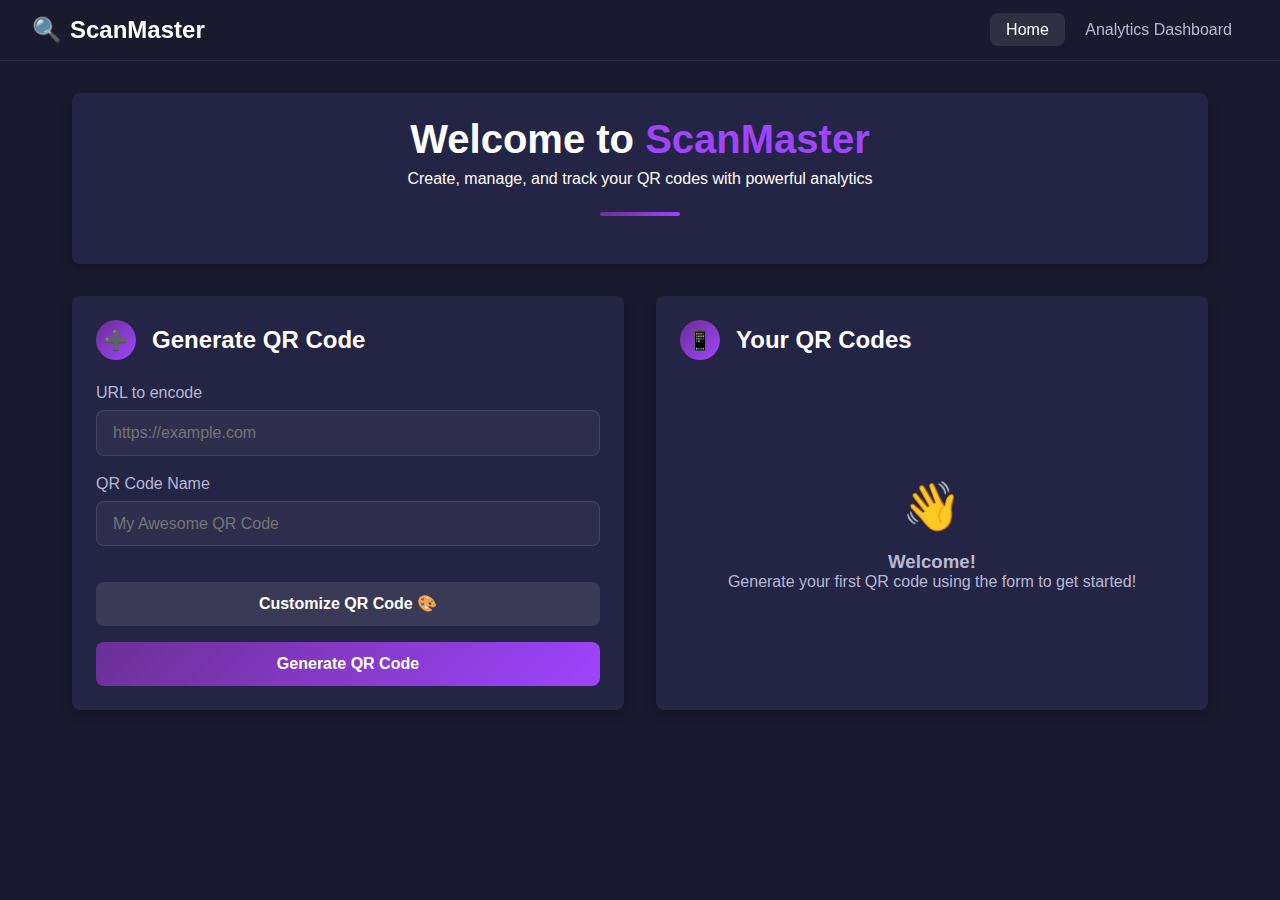
<file: index.html>
<!DOCTYPE html>
<html lang="en">
<head>
    <meta charset="UTF-8">
    <meta name="viewport" content="width=device-width, initial-scale=1.0">
    <title>ScanMaster - QR Code Generator</title>
    <link rel="stylesheet" href="styles.css">
</head>
<body>
    <header>
        <div class="logo">
            <span class="logo-icon">🔍</span> ScanMaster
        </div>
        <nav>
            <a href="index.html" class="active">Home</a>
            <a href="analytics.html">Analytics Dashboard</a>
        </nav>
    </header>

    <main>
        <section class="welcome-section">
            <h1>Welcome to <span class="highlight">ScanMaster</span></h1>
            <p>Create, manage, and track your QR codes with powerful analytics</p>
            <div class="divider"></div>
        </section>

        <div class="content-container">
            <section class="generate-section">
                <div class="section-header">
                    <div class="icon-container">
                        <span class="icon">➕</span>
                    </div>
                    <h2>Generate QR Code</h2>
                </div>
                
                <form id="qr-form">
                    <div class="form-group">
                        <label for="url">URL to encode</label>
                        <input type="url" id="url" placeholder="https://example.com" required>
                    </div>
                    
                    <div class="form-group">
                        <label for="qr-name">QR Code Name</label>
                        <input type="text" id="qr-name" placeholder="My Awesome QR Code" required>
                    </div>
                    
                    <button type="button" id="customize-btn" class="secondary-btn">
                        Customize QR Code 🎨
                    </button>
                    
                    <div id="customization-options" class="hidden">
                        <div class="form-group">
                            <label for="foreground-color">Foreground Color</label>
                            <input type="color" id="foreground-color" value="#000000">
                        </div>
                        
                        <div class="form-group">
                            <label for="background-color">Background Color</label>
                            <input type="color" id="background-color" value="#FFFFFF">
                        </div>
                        
                        <div class="form-group">
                            <label for="qr-size">QR Code Size</label>
                            <select id="qr-size">
                                <option value="128">Small (128x128)</option>
                                <option value="256" selected>Medium (256x256)</option>
                                <option value="512">Large (512x512)</option>
                            </select>
                        </div>
                    </div>
                    
                    <button type="submit" id="generate-btn" class="primary-btn">
                        Generate QR Code
                    </button>
                </form>
            </section>
            
            <section class="codes-section">
                <div class="section-header">
                    <div class="icon-container">
                        <span class="icon">📱</span>
                    </div>
                    <h2>Your QR Codes</h2>
                </div>
                
                <div id="qr-codes-container" class="qr-codes-container">
                    <div class="welcome-message">
                        <span class="wave-emoji">👋</span>
                        <h3>Welcome!</h3>
                        <p>Generate your first QR code using the form to get started!</p>
                    </div>
                </div>
            </section>
        </div>
    </main>

    <div id="qr-modal" class="modal hidden">
        <div class="modal-content">
            <span class="close-modal">&times;</span>
            <h2>Your QR Code</h2>
            <div id="qr-code-display"></div>
            <div class="qr-info">
                <p id="qr-info-name"></p>
                <p id="qr-info-url"></p>
            </div>
            <div class="modal-actions">
                <button id="download-qr" class="primary-btn">Download QR Code</button>
                <button id="close-modal" class="secondary-btn">Close</button>
            </div>
        </div>
    </div>

    <script src="script.js"></script>
</body>
</html>
</file>
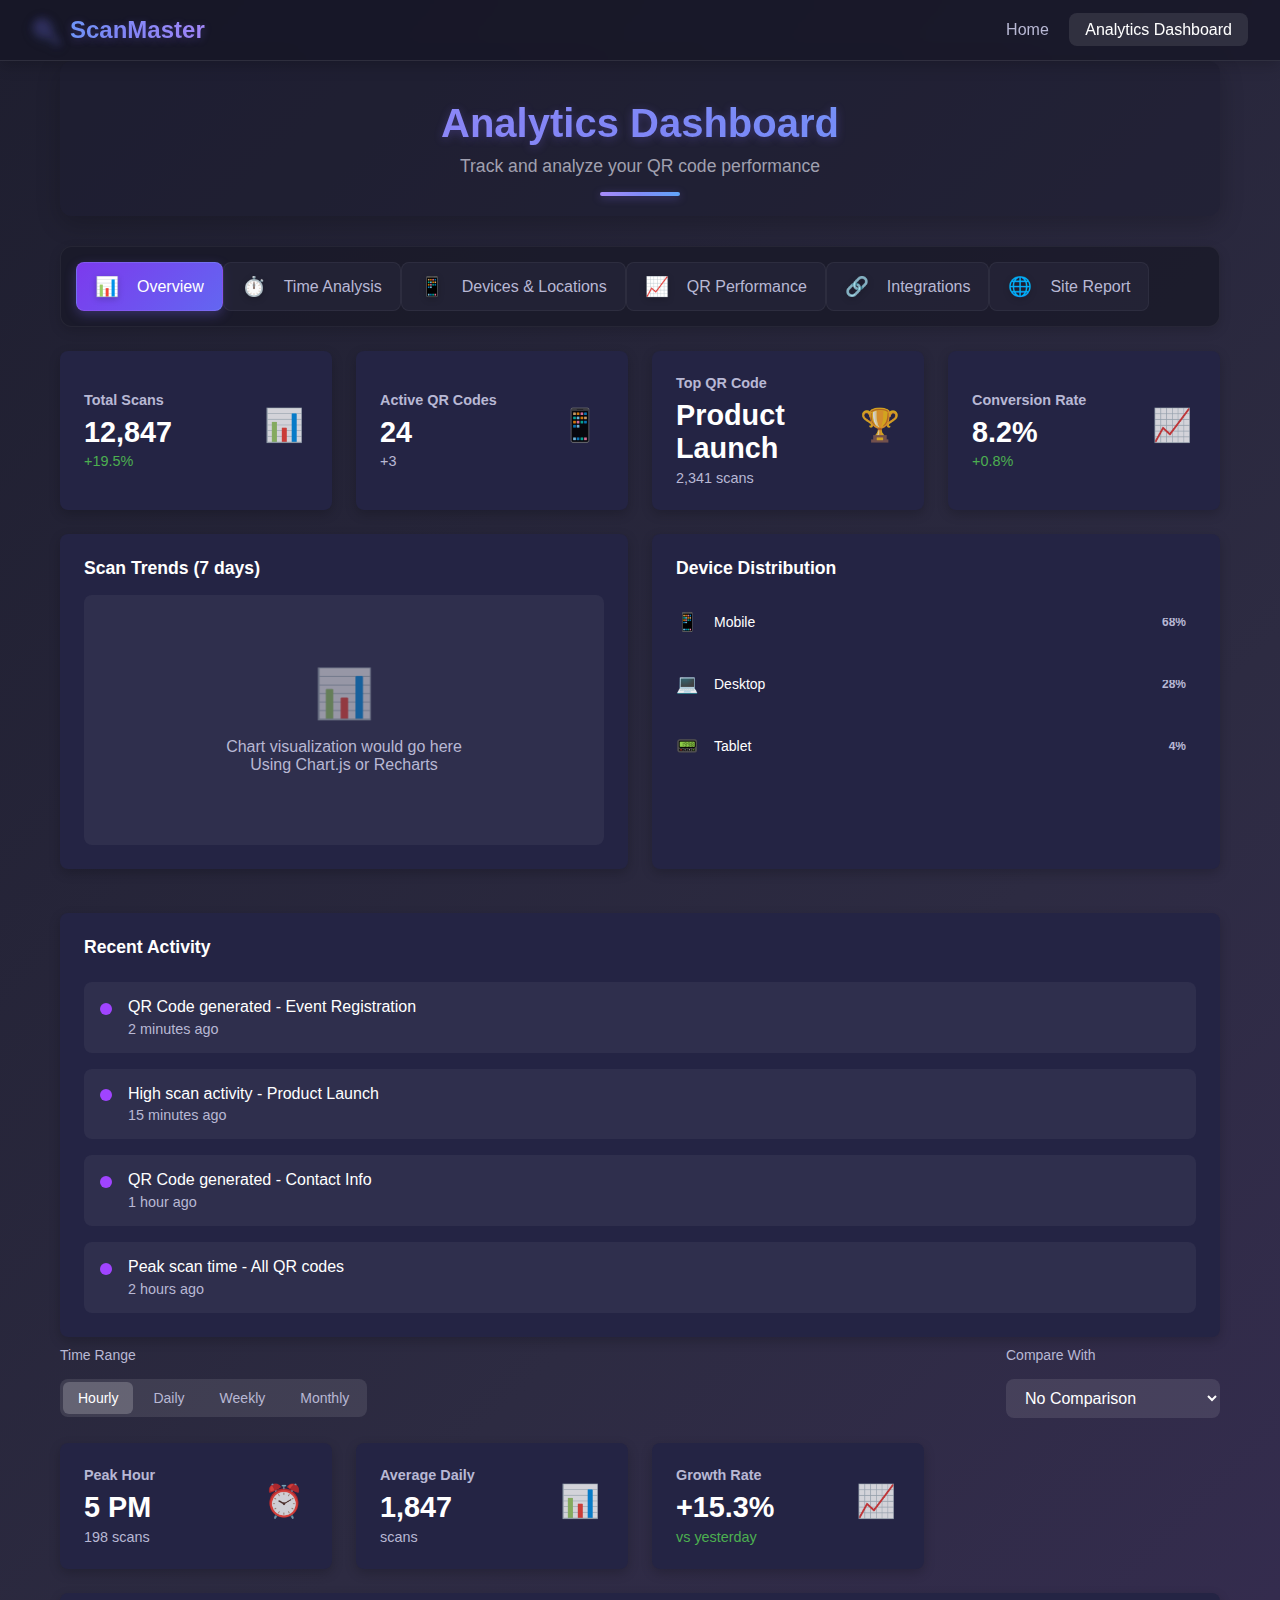
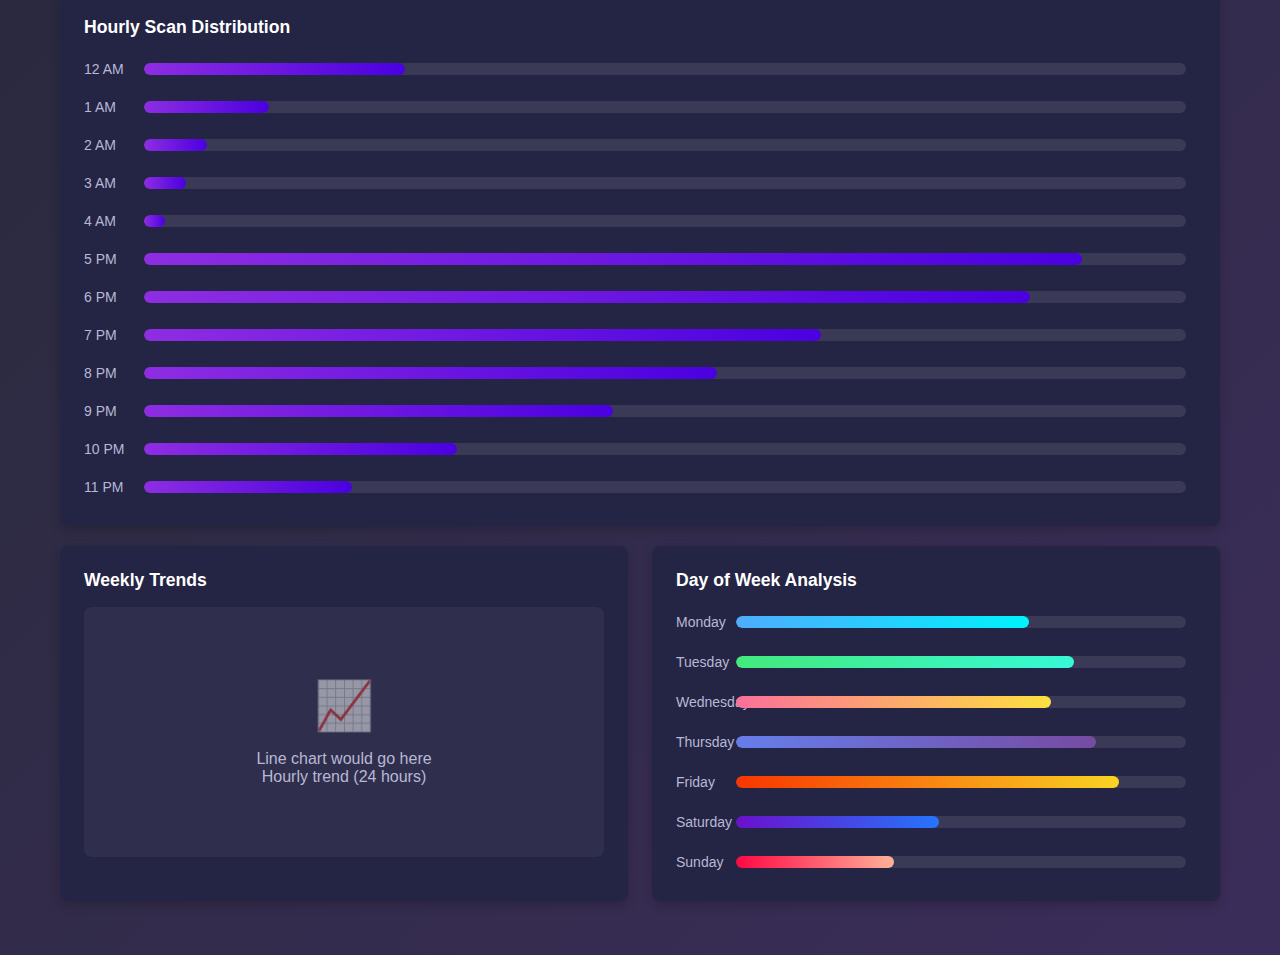
<file: analytics.html>
<!DOCTYPE html>
<html lang="en">
<head>
    <meta charset="UTF-8">
    <meta name="viewport" content="width=device-width, initial-scale=1.0">
    <title>ScanMaster - Analytics Dashboard</title>
    <link rel="stylesheet" href="styles.css">
    <link rel="stylesheet" href="analytics.css">
    <link rel="stylesheet" href="https://cdnjs.cloudflare.com/ajax/libs/font-awesome/6.0.0-beta3/css/all.min.css">
    <script src="analytics.js" defer></script>
    <script type="text/javascript">
        // Load QR Performance script after analytics.js is loaded
        window.addEventListener('load', function() {
            const script = document.createElement('script');
            script.src = 'qr-performance.js';
            document.head.appendChild(script);
        });
    </script>
</head>
<body class="analytics-page">
    <header>
        <div class="logo">
            <span class="logo-icon">🔍</span> ScanMaster
        </div>
        <nav>
            <a href="index.html">Home</a>
            <a href="analytics.html" class="active">Analytics Dashboard</a>
        </nav>
    </header>

    <main>
        <section class="welcome-section">
            <h1>Analytics Dashboard</h1>
            <p>Track and analyze your QR code performance</p>
            <div class="divider"></div>
        </section>

        <section class="dashboard-tabs">
            <div class="tab active" data-tab="overview">
                <span class="tab-icon">📊</span> Overview
            </div>
            <div class="tab" data-tab="time-analysis">
                <span class="tab-icon">⏱️</span> Time Analysis
            </div>
            <div class="tab" data-tab="devices">
                <span class="tab-icon">📱</span> Devices & Locations
            </div>
            <div class="tab" data-tab="qr-performance">
                <span class="tab-icon">📈</span> QR Performance
            </div>
            <div class="tab" data-tab="integrations">
                <span class="tab-icon">🔗</span> Integrations
            </div>
            <div class="tab" data-tab="site-report">
                <span class="tab-icon">🌐</span> Site Report
            </div>
        </section>

        <div class="dashboard-content">
            <!-- Overview Tab Content -->
            <div class="tab-content active" id="overview-content">
                <div class="metrics-grid">
                    <div class="metric-card">
                        <div class="metric-content">
                            <h3>Total Scans</h3>
                            <div class="metric-value">12,847</div>
                            <div class="metric-change positive">+19.5%</div>
                        </div>
                        <div class="metric-icon">📊</div>
                    </div>
                    
                    <div class="metric-card">
                        <div class="metric-content">
                            <h3>Active QR Codes</h3>
                            <div class="metric-value">24</div>
                            <div class="metric-change">+3</div>
                        </div>
                        <div class="metric-icon">📱</div>
                    </div>
                    
                    <div class="metric-card">
                        <div class="metric-content">
                            <h3>Top QR Code</h3>
                            <div class="metric-value">Product Launch</div>
                            <div class="metric-change">2,341 scans</div>
                        </div>
                        <div class="metric-icon">🏆</div>
                    </div>
                    
                    <div class="metric-card">
                        <div class="metric-content">
                            <h3>Conversion Rate</h3>
                            <div class="metric-value">8.2%</div>
                            <div class="metric-change positive">+0.8%</div>
                        </div>
                        <div class="metric-icon">📈</div>
                    </div>
                </div>
                
                <div class="charts-grid">
                    <div class="chart-card">
                        <h3>Scan Trends (7 days)</h3>
                        <div class="chart-placeholder">
                            <div class="chart-icon">📊</div>
                            <p>Chart visualization would go here<br>Using Chart.js or Recharts</p>
                        </div>
                    </div>
                    
                    <div class="chart-card">
                        <h3>Device Distribution</h3>
                        <div class="device-stats">
                            <div class="device-row">
                                <div class="device-info">
                                    <span class="device-icon">📱</span>
                                    <span class="device-name">Mobile</span>
                                </div>
                                <div class="device-bar-container">
                                    <div class="device-bar mobile" style="width: 68%"></div>
                                    <span class="device-percentage">68%</span>
                                </div>
                            </div>
                            
                            <div class="device-row">
                                <div class="device-info">
                                    <span class="device-icon">💻</span>
                                    <span class="device-name">Desktop</span>
                                </div>
                                <div class="device-bar-container">
                                    <div class="device-bar desktop" style="width: 28%"></div>
                                    <span class="device-percentage">28%</span>
                                </div>
                            </div>
                            
                            <div class="device-row">
                                <div class="device-info">
                                    <span class="device-icon">📟</span>
                                    <span class="device-name">Tablet</span>
                                </div>
                                <div class="device-bar-container">
                                    <div class="device-bar tablet" style="width: 4%"></div>
                                    <span class="device-percentage">4%</span>
                                </div>
                            </div>
                        </div>
                    </div>
                </div>
                
                <div class="recent-activity">
                    <h3>Recent Activity</h3>
                    <div class="activity-list">
                        <div class="activity-item">
                            <div class="activity-dot"></div>
                            <div class="activity-content">
                                <div class="activity-title">QR Code generated - Event Registration</div>
                                <div class="activity-time">2 minutes ago</div>
                            </div>
                        </div>
                        
                        <div class="activity-item">
                            <div class="activity-dot"></div>
                            <div class="activity-content">
                                <div class="activity-title">High scan activity - Product Launch</div>
                                <div class="activity-time">15 minutes ago</div>
                            </div>
                        </div>
                        
                        <div class="activity-item">
                            <div class="activity-dot"></div>
                            <div class="activity-content">
                                <div class="activity-title">QR Code generated - Contact Info</div>
                                <div class="activity-time">1 hour ago</div>
                            </div>
                        </div>
                        
                        <div class="activity-item">
                            <div class="activity-dot"></div>
                            <div class="activity-content">
                                <div class="activity-title">Peak scan time - All QR codes</div>
                                <div class="activity-time">2 hours ago</div>
                            </div>
                        </div>
                    </div>
                </div>
            </div>
            
            <!-- Time Analysis Content -->
            <div class="tab-content" id="time-analysis-content">
                <div class="time-analysis-container">
                    <!-- Time Filter Controls -->
                    <div class="time-filter-controls">
                        <div class="filter-group">
                            <label>Time Range</label>
                            <div class="button-group">
                                <button class="filter-btn active" data-range="hourly">Hourly</button>
                                <button class="filter-btn" data-range="daily">Daily</button>
                                <button class="filter-btn" data-range="weekly">Weekly</button>
                                <button class="filter-btn" data-range="monthly">Monthly</button>
                            </div>
                        </div>
                        <div class="filter-group">
                            <label>Compare With</label>
                            <select id="compare-period">
                                <option value="none">No Comparison</option>
                                <option value="previous">Previous Period</option>
                                <option value="year">Same Period Last Year</option>
                            </select>
                        </div>
                    </div>

                    <!-- Time Metrics Cards -->
                    <div class="metrics-grid">
                        <div class="metric-card">
                            <div class="metric-content">
                                <h3>Peak Hour</h3>
                                <div class="metric-value">1-2 PM</div>
                                <div class="metric-change">172 scans</div>
                            </div>
                            <div class="metric-icon">⏰</div>
                        </div>
                        
                        <div class="metric-card">
                            <div class="metric-content">
                                <h3>Average Daily</h3>
                                <div class="metric-value">1,847</div>
                                <div class="metric-change">scans</div>
                            </div>
                            <div class="metric-icon">📊</div>
                        </div>
                        
                        <div class="metric-card">
                            <div class="metric-content">
                                <h3>Growth Rate</h3>
                                <div class="metric-value">+15.3%</div>
                                <div class="metric-change positive">vs last week</div>
                            </div>
                            <div class="metric-icon">📈</div>
                        </div>
                    </div>

                    <!-- Hourly Distribution Chart -->
                    <div class="chart-card">
                        <h3>Hourly Scan Distribution</h3>
                        <div class="hourly-chart">
                            <div class="hour-row">
                                <div class="hour-label">12 AM</div>
                                <div class="hour-bar-container">
                                    <div class="hour-bar" style="width: 25%"></div>
                                    <span class="hour-value">45</span>
                                </div>
                            </div>
                            <div class="hour-row">
                                <div class="hour-label">1 AM</div>
                                <div class="hour-bar-container">
                                    <div class="hour-bar" style="width: 12%"></div>
                                    <span class="hour-value">23</span>
                                </div>
                            </div>
                            <div class="hour-row">
                                <div class="hour-label">2 AM</div>
                                <div class="hour-bar-container">
                                    <div class="hour-bar" style="width: 6%"></div>
                                    <span class="hour-value">12</span>
                                </div>
                            </div>
                            <div class="hour-row">
                                <div class="hour-label">3 AM</div>
                                <div class="hour-bar-container">
                                    <div class="hour-bar" style="width: 4%"></div>
                                    <span class="hour-value">8</span>
                                </div>
                            </div>
                            <div class="hour-row">
                                <div class="hour-label">4 AM</div>
                                <div class="hour-bar-container">
                                    <div class="hour-bar" style="width: 2%"></div>
                                    <span class="hour-value">5</span>
                                </div>
                            </div>
                            <div class="hour-row">
                                <div class="hour-label">5 PM</div>
                                <div class="hour-bar-container">
                                    <div class="hour-bar" style="width: 90%"></div>
                                    <span class="hour-value">198</span>
                                </div>
                            </div>
                            <div class="hour-row">
                                <div class="hour-label">6 PM</div>
                                <div class="hour-bar-container">
                                    <div class="hour-bar" style="width: 85%"></div>
                                    <span class="hour-value">187</span>
                                </div>
                            </div>
                            <div class="hour-row">
                                <div class="hour-label">7 PM</div>
                                <div class="hour-bar-container">
                                    <div class="hour-bar" style="width: 65%"></div>
                                    <span class="hour-value">145</span>
                                </div>
                            </div>
                            <div class="hour-row">
                                <div class="hour-label">8 PM</div>
                                <div class="hour-bar-container">
                                    <div class="hour-bar" style="width: 55%"></div>
                                    <span class="hour-value">123</span>
                                </div>
                            </div>
                            <div class="hour-row">
                                <div class="hour-label">9 PM</div>
                                <div class="hour-bar-container">
                                    <div class="hour-bar" style="width: 45%"></div>
                                    <span class="hour-value">98</span>
                                </div>
                            </div>
                            <div class="hour-row">
                                <div class="hour-label">10 PM</div>
                                <div class="hour-bar-container">
                                    <div class="hour-bar" style="width: 30%"></div>
                                    <span class="hour-value">67</span>
                                </div>
                            </div>
                            <div class="hour-row">
                                <div class="hour-label">11 PM</div>
                                <div class="hour-bar-container">
                                    <div class="hour-bar" style="width: 20%"></div>
                                    <span class="hour-value">45</span>
                                </div>
                            </div>
                        </div>
                    </div>

                    <!-- Weekly Trends and Day Analysis -->
                    <div class="charts-grid">
                        <div class="chart-card">
                            <h3>Weekly Trends</h3>
                            <div class="chart-placeholder" id="weekly-trend-chart">
                                <div class="chart-icon">📈</div>
                                <p>Line chart would go here<br>Showing 7 day trend</p>
                            </div>
                        </div>
                        
                        <div class="chart-card">
                            <h3>Day of Week Analysis</h3>
                            <div class="day-analysis">
                                <div class="day-row">
                                    <div class="day-label">Monday</div>
                                    <div class="day-bar-container">
                                        <div class="day-bar monday" style="width: 65%"></div>
                                        <span class="day-value">1847</span>
                                    </div>
                                </div>
                                <div class="day-row">
                                    <div class="day-label">Tuesday</div>
                                    <div class="day-bar-container">
                                        <div class="day-bar tuesday" style="width: 75%"></div>
                                        <span class="day-value">2134</span>
                                    </div>
                                </div>
                                <div class="day-row">
                                    <div class="day-label">Wednesday</div>
                                    <div class="day-bar-container">
                                        <div class="day-bar wednesday" style="width: 70%"></div>
                                        <span class="day-value">1987</span>
                                    </div>
                                </div>
                                <div class="day-row">
                                    <div class="day-label">Thursday</div>
                                    <div class="day-bar-container">
                                        <div class="day-bar thursday" style="width: 80%"></div>
                                        <span class="day-value">2256</span>
                                    </div>
                                </div>
                                <div class="day-row">
                                    <div class="day-label">Friday</div>
                                    <div class="day-bar-container">
                                        <div class="day-bar friday" style="width: 85%"></div>
                                        <span class="day-value">2456</span>
                                    </div>
                                </div>
                                <div class="day-row">
                                    <div class="day-label">Saturday</div>
                                    <div class="day-bar-container">
                                        <div class="day-bar saturday" style="width: 45%"></div>
                                        <span class="day-value">1234</span>
                                    </div>
                                </div>
                                <div class="day-row">
                                    <div class="day-label">Sunday</div>
                                    <div class="day-bar-container">
                                        <div class="day-bar sunday" style="width: 35%"></div>
                                        <span class="day-value">987</span>
                                    </div>
                                </div>
                            </div>
                        </div>
                    </div>
                </div>
            </div>
            
            <div class="tab-content" id="devices-content">
                <!-- Summary Metrics -->
                <div class="metrics-grid">
                    <div class="metric-card">
                        <div class="metric-content">
                            <h3>Mobile Users</h3>
                            <div class="metric-value">83%</div>
                            <div class="metric-change">of total users</div>
                        </div>
                        <div class="metric-icon">📱</div>
                    </div>
                    
                    <div class="metric-card">
                        <div class="metric-content">
                            <h3>Countries</h3>
                            <div class="metric-value">24</div>
                            <div class="metric-change">active regions</div>
                        </div>
                        <div class="metric-icon">🌎</div>
                    </div>
                    
                    <div class="metric-card">
                        <div class="metric-content">
                            <h3>Browsers</h3>
                            <div class="metric-value">4</div>
                            <div class="metric-change">major types</div>
                        </div>
                        <div class="metric-icon">🌐</div>
                    </div>
                    
                    <div class="metric-card">
                        <div class="metric-content">
                            <h3>Total Scans</h3>
                            <div class="metric-value">12,847</div>
                            <div class="metric-change positive">+19.5%</div>
                        </div>
                        <div class="metric-icon">📊</div>
                    </div>
                </div>
                
                <!-- Device Distribution -->
                <div class="charts-grid">
                    <div class="chart-card">
                        <h3>Device Distribution</h3>
                        <div class="device-stats">
                            <div class="device-row">
                                <div class="device-info">
                                    <span class="device-icon">📱</span>
                                    <span class="device-name">iPhone</span>
                                </div>
                                <div class="device-bar-container">
                                    <div class="device-bar iphone" style="width: 45%"></div>
                                    <span class="device-percentage">45%</span>
                                </div>
                                <div class="device-count">5,781 scans</div>
                            </div>
                            
                            <div class="device-row">
                                <div class="device-info">
                                    <span class="device-icon">📱</span>
                                    <span class="device-name">Android</span>
                                </div>
                                <div class="device-bar-container">
                                    <div class="device-bar android" style="width: 38%"></div>
                                    <span class="device-percentage">38%</span>
                                </div>
                                <div class="device-count">4,882 scans</div>
                            </div>
                            
                            <div class="device-row">
                                <div class="device-info">
                                    <span class="device-icon">💻</span>
                                    <span class="device-name">Desktop</span>
                                </div>
                                <div class="device-bar-container">
                                    <div class="device-bar desktop" style="width: 12%"></div>
                                    <span class="device-percentage">12%</span>
                                </div>
                                <div class="device-count">1,542 scans</div>
                            </div>
                            
                            <div class="device-row">
                                <div class="device-info">
                                    <span class="device-icon">📟</span>
                                    <span class="device-name">Tablet</span>
                                </div>
                                <div class="device-bar-container">
                                    <div class="device-bar tablet" style="width: 5%"></div>
                                    <span class="device-percentage">5%</span>
                                </div>
                                <div class="device-count">642 scans</div>
                            </div>
                        </div>
                    </div>
                    
                    <!-- Browser Distribution -->
                    <div class="chart-card">
                        <h3>Browser Distribution</h3>
                        <div class="browser-stats">
                            <div class="browser-row">
                                <div class="browser-info">
                                    <span class="browser-icon">🧭</span>
                                    <span class="browser-name">Safari</span>
                                </div>
                                <div class="browser-bar-container">
                                    <div class="browser-bar safari" style="width: 42%"></div>
                                    <span class="browser-percentage">42%</span>
                                </div>
                                <div class="browser-count">5,396 scans</div>
                            </div>
                            
                            <div class="browser-row">
                                <div class="browser-info">
                                    <span class="browser-icon">🌐</span>
                                    <span class="browser-name">Chrome</span>
                                </div>
                                <div class="browser-bar-container">
                                    <div class="browser-bar chrome" style="width: 35%"></div>
                                    <span class="browser-percentage">35%</span>
                                </div>
                                <div class="browser-count">4,496 scans</div>
                            </div>
                            
                            <div class="browser-row">
                                <div class="browser-info">
                                    <span class="browser-icon">🦊</span>
                                    <span class="browser-name">Firefox</span>
                                </div>
                                <div class="browser-bar-container">
                                    <div class="browser-bar firefox" style="width: 15%"></div>
                                    <span class="browser-percentage">15%</span>
                                </div>
                                <div class="browser-count">1,927 scans</div>
                            </div>
                            
                            <div class="browser-row">
                                <div class="browser-info">
                                    <span class="browser-icon">🌍</span>
                                    <span class="browser-name">Others</span>
                                </div>
                                <div class="browser-bar-container">
                                    <div class="browser-bar others" style="width: 8%"></div>
                                    <span class="browser-percentage">8%</span>
                                </div>
                                <div class="browser-count">1,028 scans</div>
                            </div>
                        </div>
                    </div>
                </div>
                
                <!-- Geographic Distribution -->
                <div class="geo-section">
                    <h3>Geographic Distribution</h3>
                    <div class="geo-container">
                        <div class="map-container">
                            <div class="map-placeholder">
                                <span class="map-icon">🗺️</span>
                                <p>Interactive map would go here<br>Showing scan locations</p>
                            </div>
                        </div>
                        <div class="country-stats">
                            <div class="country-row">
                                <div class="country-code">US</div>
                                <div class="country-name">United States</div>
                                <div class="country-bar-container">
                                    <div class="country-bar us" style="width: 35%"></div>
                                </div>
                                <div class="country-percentage">35%</div>
                            </div>
                            
                            <div class="country-row">
                                <div class="country-code">CA</div>
                                <div class="country-name">Canada</div>
                                <div class="country-bar-container">
                                    <div class="country-bar ca" style="width: 18%"></div>
                                </div>
                                <div class="country-percentage">18%</div>
                            </div>
                            
                            <div class="country-row">
                                <div class="country-code">GB</div>
                                <div class="country-name">United Kingdom</div>
                                <div class="country-bar-container">
                                    <div class="country-bar gb" style="width: 15%"></div>
                                </div>
                                <div class="country-percentage">15%</div>
                            </div>
                            
                            <div class="country-row">
                                <div class="country-code">DE</div>
                                <div class="country-name">Germany</div>
                                <div class="country-bar-container">
                                    <div class="country-bar de" style="width: 12%"></div>
                                </div>
                                <div class="country-percentage">12%</div>
                            </div>
                            
                            <div class="country-row">
                                <div class="country-code">AU</div>
                                <div class="country-name">Australia</div>
                                <div class="country-bar-container">
                                    <div class="country-bar au" style="width: 8%"></div>
                                </div>
                                <div class="country-percentage">8%</div>
                            </div>
                            
                            <div class="country-row">
                                <div class="country-code">OT</div>
                                <div class="country-name">Others</div>
                                <div class="country-bar-container">
                                    <div class="country-bar others" style="width: 12%"></div>
                                </div>
                                <div class="country-percentage">12%</div>
                            </div>
                        </div>
                    </div>
                </div>
                
                <!-- Top Cities -->
                <div class="cities-section">
                    <h3>Top Cities</h3>
                    <div class="cities-grid">
                        <div class="city-card">
                            <div class="city-country">US</div>
                            <div class="city-info">
                                <h4>New York</h4>
                                <p>1,734 scans</p>
                            </div>
                            <div class="city-rank">#1</div>
                        </div>
                        
                        <div class="city-card">
                            <div class="city-country">CA</div>
                            <div class="city-info">
                                <h4>Toronto</h4>
                                <p>987 scans</p>
                            </div>
                            <div class="city-rank">#2</div>
                        </div>
                        
                        <div class="city-card">
                            <div class="city-country">GB</div>
                            <div class="city-info">
                                <h4>London</h4>
                                <p>876 scans</p>
                            </div>
                            <div class="city-rank">#3</div>
                        </div>
                        
                        <div class="city-card">
                            <div class="city-country">DE</div>
                            <div class="city-info">
                                <h4>Berlin</h4>
                                <p>654 scans</p>
                            </div>
                            <div class="city-rank">#4</div>
                        </div>
                        
                        <div class="city-card">
                            <div class="city-country">AU</div>
                            <div class="city-info">
                                <h4>Sydney</h4>
                                <p>543 scans</p>
                            </div>
                            <div class="city-rank">#5</div>
                        </div>
                        
                        <div class="city-card">
                            <div class="city-country">FR</div>
                            <div class="city-info">
                                <h4>Paris</h4>
                                <p>432 scans</p>
                            </div>
                            <div class="city-rank">#6</div>
                        </div>
                    </div>
                </div>
            </div>
            
            <div class="tab-content" id="qr-performance-content">
                <!-- QR Performance Metrics Summary -->
                <div class="metrics-grid">
                    <div class="metric-card">
                        <div class="metric-content">
                            <h3>Total Scans Today</h3>
                            <div class="metric-value">1,247</div>
                            <div class="metric-change positive">+15.2%</div>
                        </div>
                        <div class="metric-icon">📊</div>
                    </div>
                    
                    <div class="metric-card">
                        <div class="metric-content">
                            <h3>Avg. Conversion</h3>
                            <div class="metric-value">9.4%</div>
                            <div class="metric-change positive">+1.2%</div>
                        </div>
                        <div class="metric-icon">🔄</div>
                    </div>
                    
                    <div class="metric-card">
                        <div class="metric-content">
                            <h3>Scan-to-Action</h3>
                            <div class="metric-value">8.2s</div>
                            <div class="metric-change negative">+0.5s</div>
                        </div>
                        <div class="metric-icon">⏱️</div>
                    </div>
                    
                    <div class="metric-card">
                        <div class="metric-content">
                            <h3>Active Campaigns</h3>
                            <div class="metric-value">7</div>
                            <div class="metric-change">of 12 total</div>
                        </div>
                        <div class="metric-icon">🏆</div>
                    </div>
                </div>
                
                <!-- Filter Controls -->
                <div class="filter-controls">
                    <div class="filter-group">
                        <label>Time Range</label>
                        <div class="button-group">
                            <button class="filter-btn active" data-range="today">Today</button>
                            <button class="filter-btn" data-range="week">Week</button>
                            <button class="filter-btn" data-range="month">Month</button>
                            <button class="filter-btn" data-range="custom">Custom</button>
                        </div>
                    </div>
                    <div class="filter-group">
                        <label>Campaign</label>
                        <select id="campaign-filter">
                            <option value="all">All Campaigns</option>
                            <option value="product-launch">Product Launch</option>
                            <option value="event-registration">Event Registration</option>
                            <option value="contact-info">Contact Info</option>
                            <option value="social-media">Social Media</option>
                            <option value="promo">Promotional</option>
                        </select>
                    </div>
                    <div class="export-actions">
                        <button class="export-btn" id="export-pdf">
                            <span class="export-icon">📄</span> Export PDF
                        </button>
                        <button class="export-btn" id="export-csv">
                            <span class="export-icon">📊</span> Export CSV
                        </button>
                    </div>
                </div>
                
                <!-- Real-time Scan Volume Chart -->
                <div class="chart-card">
                    <h3>Real-time Scan Volume</h3>
                    <div class="chart-container" id="scan-volume-chart">
                        <div class="time-series-chart">
                            <div class="chart-legend">
                                <div class="legend-item">
                                    <span class="legend-color" style="background-color: #6366F1;"></span>
                                    <span>Current Period</span>
                                </div>
                                <div class="legend-item">
                                    <span class="legend-color" style="background-color: #A5B4FC;"></span>
                                    <span>Previous Period</span>
                                </div>
                            </div>
                            <div class="chart-visualization">
                                <!-- Simulated chart with CSS -->
                                <div class="chart-bars">
                                    <div class="chart-bar-group">
                                        <div class="chart-bar" style="height: 60%;" data-value="423"></div>
                                        <div class="chart-bar previous" style="height: 40%;" data-value="312"></div>
                                        <div class="chart-label">Mon</div>
                                    </div>
                                    <div class="chart-bar-group">
                                        <div class="chart-bar" style="height: 75%;" data-value="528"></div>
                                        <div class="chart-bar previous" style="height: 65%;" data-value="456"></div>
                                        <div class="chart-label">Tue</div>
                                    </div>
                                    <div class="chart-bar-group">
                                        <div class="chart-bar" style="height: 85%;" data-value="597"></div>
                                        <div class="chart-bar previous" style="height: 70%;" data-value="492"></div>
                                        <div class="chart-label">Wed</div>
                                    </div>
                                    <div class="chart-bar-group">
                                        <div class="chart-bar" style="height: 95%;" data-value="667"></div>
                                        <div class="chart-bar previous" style="height: 80%;" data-value="562"></div>
                                        <div class="chart-label">Thu</div>
                                    </div>
                                    <div class="chart-bar-group">
                                        <div class="chart-bar" style="height: 100%;" data-value="702"></div>
                                        <div class="chart-bar previous" style="height: 90%;" data-value="632"></div>
                                        <div class="chart-label">Fri</div>
                                    </div>
                                    <div class="chart-bar-group">
                                        <div class="chart-bar" style="height: 65%;" data-value="456"></div>
                                        <div class="chart-bar previous" style="height: 60%;" data-value="421"></div>
                                        <div class="chart-label">Sat</div>
                                    </div>
                                    <div class="chart-bar-group">
                                        <div class="chart-bar" style="height: 50%;" data-value="351"></div>
                                        <div class="chart-bar previous" style="height: 45%;" data-value="316"></div>
                                        <div class="chart-label">Sun</div>
                                    </div>
                                </div>
                            </div>
                        </div>
                    </div>
                </div>
                
                <!-- Two-column layout for maps and device stats -->
                <div class="charts-grid">
                    <!-- Geographic Distribution -->
                    <div class="chart-card">
                        <h3>Geographic Distribution</h3>
                        <div class="geo-distribution">
                            <div class="map-placeholder">
                                <div class="map-icon">🗺️</div>
                                <p>Interactive heatmap would display here</p>
                            </div>
                            <div class="country-stats">
                                <div class="country-row">
                                    <div class="country-info">
                                        <span class="country-flag">🇺🇸</span>
                                        <span class="country-name">United States</span>
                                    </div>
                                    <div class="country-bar-container">
                                        <div class="country-bar" style="width: 65%"></div>
                                        <span class="country-percentage">65%</span>
                                    </div>
                                </div>
                                <div class="country-row">
                                    <div class="country-info">
                                        <span class="country-flag">🇬🇧</span>
                                        <span class="country-name">United Kingdom</span>
                                    </div>
                                    <div class="country-bar-container">
                                        <div class="country-bar" style="width: 12%"></div>
                                        <span class="country-percentage">12%</span>
                                    </div>
                                </div>
                                <div class="country-row">
                                    <div class="country-info">
                                        <span class="country-flag">🇨🇦</span>
                                        <span class="country-name">Canada</span>
                                    </div>
                                    <div class="country-bar-container">
                                        <div class="country-bar" style="width: 8%"></div>
                                        <span class="country-percentage">8%</span>
                                    </div>
                                </div>
                                <div class="country-row">
                                    <div class="country-info">
                                        <span class="country-flag">🇦🇺</span>
                                        <span class="country-name">Australia</span>
                                    </div>
                                    <div class="country-bar-container">
                                        <div class="country-bar" style="width: 6%"></div>
                                        <span class="country-percentage">6%</span>
                                    </div>
                                </div>
                                <div class="country-row">
                                    <div class="country-info">
                                        <span class="country-flag">🌍</span>
                                        <span class="country-name">Other</span>
                                    </div>
                                    <div class="country-bar-container">
                                        <div class="country-bar" style="width: 9%"></div>
                                        <span class="country-percentage">9%</span>
                                    </div>
                                </div>
                            </div>
                        </div>
                    </div>
                    
                    <!-- Device and Platform Breakdown -->
                    <div class="chart-card">
                        <h3>Device & Platform Breakdown</h3>
                        <div class="device-platform-stats">
                            <div class="stats-section">
                                <h4>Device Type</h4>
                                <div class="device-row">
                                    <div class="device-info">
                                        <span class="device-icon">📱</span>
                                        <span class="device-name">Mobile</span>
                                    </div>
                                    <div class="device-bar-container">
                                        <div class="device-bar mobile" style="width: 72%"></div>
                                        <span class="device-percentage">72%</span>
                                    </div>
                                </div>
                                <div class="device-row">
                                    <div class="device-info">
                                        <span class="device-icon">💻</span>
                                        <span class="device-name">Desktop</span>
                                    </div>
                                    <div class="device-bar-container">
                                        <div class="device-bar desktop" style="width: 23%"></div>
                                        <span class="device-percentage">23%</span>
                                    </div>
                                </div>
                                <div class="device-row">
                                    <div class="device-info">
                                        <span class="device-icon">📟</span>
                                        <span class="device-name">Tablet</span>
                                    </div>
                                    <div class="device-bar-container">
                                        <div class="device-bar tablet" style="width: 5%"></div>
                                        <span class="device-percentage">5%</span>
                                    </div>
                                </div>
                            </div>
                            <div class="stats-section">
                                <h4>Operating System</h4>
                                <div class="device-row">
                                    <div class="device-info">
                                        <span class="device-icon">🍎</span>
                                        <span class="device-name">iOS</span>
                                    </div>
                                    <div class="device-bar-container">
                                        <div class="device-bar ios" style="width: 45%"></div>
                                        <span class="device-percentage">45%</span>
                                    </div>
                                </div>
                                <div class="device-row">
                                    <div class="device-info">
                                        <span class="device-icon">🤖</span>
                                        <span class="device-name">Android</span>
                                    </div>
                                    <div class="device-bar-container">
                                        <div class="device-bar android" style="width: 38%"></div>
                                        <span class="device-percentage">38%</span>
                                    </div>
                                </div>
                                <div class="device-row">
                                    <div class="device-info">
                                        <span class="device-icon">🪟</span>
                                        <span class="device-name">Windows</span>
                                    </div>
                                    <div class="device-bar-container">
                                        <div class="device-bar windows" style="width: 12%"></div>
                                        <span class="device-percentage">12%</span>
                                    </div>
                                </div>
                                <div class="device-row">
                                    <div class="device-info">
                                        <span class="device-icon">🍏</span>
                                        <span class="device-name">macOS</span>
                                    </div>
                                    <div class="device-bar-container">
                                        <div class="device-bar macos" style="width: 5%"></div>
                                        <span class="device-percentage">5%</span>
                                    </div>
                                </div>
                            </div>
                        </div>
                    </div>
                </div>
                
                <!-- Conversion Rate Analysis -->
                <div class="chart-card">
                    <h3>Conversion Rate Analysis</h3>
                    <div class="conversion-analysis">
                        <div class="conversion-metrics">
                            <div class="conversion-metric">
                                <div class="conversion-label">Average</div>
                                <div class="conversion-value">9.4%</div>
                                <div class="threshold-indicator positive">Above Target</div>
                            </div>
                            <div class="conversion-metric">
                                <div class="conversion-label">Highest</div>
                                <div class="conversion-value">15.2%</div>
                                <div class="conversion-campaign">Product Launch</div>
                            </div>
                            <div class="conversion-metric">
                                <div class="conversion-label">Lowest</div>
                                <div class="conversion-value">4.7%</div>
                                <div class="conversion-campaign">Social Media</div>
                            </div>
                            <div class="conversion-metric">
                                <div class="conversion-label">Target</div>
                                <div class="conversion-value">8.0%</div>
                                <div class="threshold-indicator">Benchmark</div>
                            </div>
                        </div>
                        <div class="conversion-chart">
                            <!-- Simulated conversion rate chart -->
                            <div class="conversion-bars">
                                <div class="conversion-bar-group">
                                    <div class="conversion-bar" style="height: 95%;" data-value="15.2%">
                                        <div class="conversion-threshold" style="bottom: 50%;"></div>
                                    </div>
                                    <div class="conversion-label">Product<br>Launch</div>
                                </div>
                                <div class="conversion-bar-group">
                                    <div class="conversion-bar" style="height: 65%;" data-value="10.4%">
                                        <div class="conversion-threshold" style="bottom: 50%;"></div>
                                    </div>
                                    <div class="conversion-label">Event<br>Registration</div>
                                </div>
                                <div class="conversion-bar-group">
                                    <div class="conversion-bar" style="height: 55%;" data-value="8.8%">
                                        <div class="conversion-threshold" style="bottom: 50%;"></div>
                                    </div>
                                    <div class="conversion-label">Contact<br>Info</div>
                                </div>
                                <div class="conversion-bar-group">
                                    <div class="conversion-bar negative" style="height: 30%;" data-value="4.7%">
                                        <div class="conversion-threshold" style="bottom: 50%;"></div>
                                    </div>
                                    <div class="conversion-label">Social<br>Media</div>
                                </div>
                                <div class="conversion-bar-group">
                                    <div class="conversion-bar" style="height: 60%;" data-value="9.6%">
                                        <div class="conversion-threshold" style="bottom: 50%;"></div>
                                    </div>
                                    <div class="conversion-label">Promo<br>Code</div>
                                </div>
                            </div>
                        </div>
                    </div>
                </div>
                
                <!-- Scan-to-Action Time Metrics -->
                <div class="chart-card">
                    <h3>Scan-to-Action Time Metrics</h3>
                    <div class="scan-action-metrics">
                        <div class="metrics-table">
                            <table class="performance-table">
                                <thead>
                                    <tr>
                                        <th>Campaign</th>
                                        <th>Avg. Time</th>
                                        <th>Trend</th>
                                        <th>Status</th>
                                    </tr>
                                </thead>
                                <tbody>
                                    <tr>
                                        <td>Product Launch</td>
                                        <td>6.2s</td>
                                        <td><span class="trend-arrow down">↓</span> -0.8s</td>
                                        <td><span class="status-badge positive">Good</span></td>
                                    </tr>
                                    <tr>
                                        <td>Event Registration</td>
                                        <td>8.5s</td>
                                        <td><span class="trend-arrow up">↑</span> +1.2s</td>
                                        <td><span class="status-badge warning">Review</span></td>
                                    </tr>
                                    <tr>
                                        <td>Contact Info</td>
                                        <td>7.8s</td>
                                        <td><span class="trend-arrow down">↓</span> -0.3s</td>
                                        <td><span class="status-badge positive">Good</span></td>
                                    </tr>
                                    <tr>
                                        <td>Social Media</td>
                                        <td>12.4s</td>
                                        <td><span class="trend-arrow up">↑</span> +2.1s</td>
                                        <td><span class="status-badge negative">Poor</span></td>
                                    </tr>
                                    <tr>
                                        <td>Promo Code</td>
                                        <td>7.1s</td>
                                        <td><span class="trend-arrow down">↓</span> -0.5s</td>
                                        <td><span class="status-badge positive">Good</span></td>
                                    </tr>
                                </tbody>
                            </table>
                        </div>
                    </div>
                </div>
            </div>
            
            <div class="tab-content" id="integrations-content">
                <div class="integrations-header">
                    <h2>Integrations</h2>
                    <button class="export-btn">Export Data</button>
                </div>
                
                <div class="integrations-grid">
                    <div class="integration-card">
                        <div class="integration-logo">
                            <span class="logo-placeholder">N</span>
                        </div>
                        <div class="integration-details">
                            <h3>Notion</h3>
                            <p>Sync your QR analytics to Notion databases</p>
                            <div class="integration-status disconnected">
                                <span>Disconnected</span>
                                <button class="connect-btn">Connect</button>
                            </div>
                        </div>
                    </div>
                    
                    <div class="integration-card">
                        <div class="integration-logo">
                            <span class="logo-placeholder">G</span>
                        </div>
                        <div class="integration-details">
                            <h3>Google Sheets</h3>
                            <p>Export data directly to Google Sheets</p>
                            <div class="integration-status disconnected">
                                <span>Disconnected</span>
                                <button class="connect-btn">Connect</button>
                            </div>
                        </div>
                    </div>
                    
                    <div class="integration-card">
                        <div class="integration-logo">
                            <span class="logo-placeholder">E</span>
                        </div>
                        <div class="integration-details">
                            <h3>Excel</h3>
                            <p>Download data as Excel files</p>
                            <div class="integration-status connected">
                                <span>Connected</span>
                                <button class="connect-btn connected">Connected</button>
                            </div>
                        </div>
                    </div>
                    
                    <div class="integration-card">
                        <div class="integration-logo">
                            <span class="logo-placeholder">A</span>
                        </div>
                        <div class="integration-details">
                            <h3>Airtable</h3>
                            <p>Connect to Airtable bases</p>
                            <div class="integration-status disconnected">
                                <span>Disconnected</span>
                                <button class="connect-btn">Connect</button>
                            </div>
                        </div>
                    </div>
                </div>
            </div>
            
            <div class="tab-content" id="site-report-content">
                <div class="site-report-header">
                    <h2>Site Report</h2>
                    <div class="site-url">https://scanmaster.netlify.com</div>
                </div>
                
                <div class="site-metrics-grid">
                    <div class="site-metric-card">
                        <div class="metric-icon">👁️</div>
                        <div class="metric-label">Total Scans</div>
                        <div class="metric-value">5</div>
                    </div>
                    
                    <div class="site-metric-card">
                        <div class="metric-icon">📅</div>
                        <div class="metric-label">Date</div>
                        <div class="metric-value">Saturday, 09/13/2025</div>
                    </div>
                    
                    <div class="site-metric-card">
                        <div class="metric-icon">📱</div>
                        <div class="metric-label">Devices</div>
                        <div class="metric-value">5</div>
                    </div>
                </div>
                
                <div class="site-data-grid">
                    <div class="site-data-card">
                        <h3>Device Distribution</h3>
                        <div class="device-chart-container">
                            <div class="device-chart">
                                <!-- Placeholder for device distribution chart -->
                                <div class="donut-chart-placeholder"></div>
                            </div>
                            <div class="device-legend">
                                <div class="device-legend-item">
                                    <span class="legend-color iphone"></span>
                                    <span class="legend-label">iPhone 12 (iOS 16)</span>
                                </div>
                                <div class="device-legend-item">
                                    <span class="legend-color samsung"></span>
                                    <span class="legend-label">Samsung Galaxy S21 (Android 12)</span>
                                </div>
                                <div class="device-legend-item">
                                    <span class="legend-color xiaomi"></span>
                                    <span class="legend-label">Xiaomi Redmi Note 11 (Android 11)</span>
                                </div>
                                <div class="device-legend-item">
                                    <span class="legend-color ipad"></span>
                                    <span class="legend-label">iPad Pro (iPadOS 16)</span>
                                </div>
                                <div class="device-legend-item">
                                    <span class="legend-color desktop"></span>
                                    <span class="legend-label">Desktop (Windows 10, Chrome)</span>
                                </div>
                            </div>
                        </div>
                    </div>
                    
                    <div class="site-data-card">
                        <h3>Top Streets in Baku</h3>
                        <div class="streets-chart-container">
                            <div class="streets-chart">
                                <!-- Placeholder for streets chart -->
                                <div class="bar-chart">
                                    <div class="bar-container">
                                        <div class="bar-label">Neftchilar Avenue</div>
                                        <div class="bar" style="height: 100%"></div>
                                        <div class="bar-value">2</div>
                                    </div>
                                    <div class="bar-container">
                                        <div class="bar-label">Istiglaliyyat Street</div>
                                        <div class="bar" style="height: 50%"></div>
                                        <div class="bar-value">1</div>
                                    </div>
                                    <div class="bar-container">
                                        <div class="bar-label">Jafar Jabbarli Street</div>
                                        <div class="bar" style="height: 50%"></div>
                                        <div class="bar-value">1</div>
                                    </div>
                                    <div class="bar-container">
                                        <div class="bar-label">Nariman Narimanov Avenue</div>
                                        <div class="bar" style="height: 50%"></div>
                                        <div class="bar-value">1</div>
                                    </div>
                                </div>
                            </div>
                            <div class="streets-list">
                                <div class="street-item">
                                    <div class="street-count">1</div>
                                    <div class="street-name">Neftchilar Avenue</div>
                                    <div class="street-scans">2</div>
                                </div>
                                <div class="street-item">
                                    <div class="street-count">1</div>
                                    <div class="street-name">Istiglaliyyat Street</div>
                                    <div class="street-scans">1</div>
                                </div>
                                <div class="street-item">
                                    <div class="street-count">1</div>
                                    <div class="street-name">Jafar Jabbarli Street</div>
                                    <div class="street-scans">1</div>
                                </div>
                                <div class="street-item">
                                    <div class="street-count">1</div>
                                    <div class="street-name">Nariman Narimanov Avenue</div>
                                    <div class="street-scans">1</div>
                                </div>
                                <div class="street-item">
                                    <div class="street-count">1</div>
                                    <div class="street-name">Akhundov Street</div>
                                    <div class="street-scans">0</div>
                                </div>
                            </div>
                        </div>
                    </div>
                </div>
                
                <div class="streets-table">
                    <div class="table-header">
                        <div class="header-cell">STREET NAME</div>
                        <div class="header-cell">SCANS</div>
                        <div class="header-cell">PERCENTAGE</div>
                    </div>
                    <div class="table-row">
                        <div class="table-cell">Neftchilar Avenue</div>
                        <div class="table-cell">2</div>
                        <div class="table-cell">40.0%</div>
                    </div>
                    <div class="table-row">
                        <div class="table-cell">Istiglaliyyat Street</div>
                        <div class="table-cell">1</div>
                        <div class="table-cell">20.0%</div>
                    </div>
                    <div class="table-row">
                        <div class="table-cell">Jafar Jabbarli Street</div>
                        <div class="table-cell">1</div>
                        <div class="table-cell">20.0%</div>
                    </div>
                    <div class="table-row">
                        <div class="table-cell">Nariman Narimanov Avenue</div>
                        <div class="table-cell">1</div>
                        <div class="table-cell">20.0%</div>
                    </div>
                    <div class="table-row">
                        <div class="table-cell">Akhundov Street</div>
                        <div class="table-cell">0</div>
                        <div class="table-cell">0.0%</div>
                    </div>
                </div>
                
                <div class="map-container">
                    <div class="map-placeholder">
                        <div class="map-icon">📖</div>
                        <div class="map-location">Baku, Azerbaijan</div>
                        <div class="map-message">Interactive map would be displayed here</div>
                    </div>
                </div>
            </div>
        </div>
    </main>

    <script src="analytics.js"></script>
</body>
</html>
</file>
<file: styles.css>
/* Global Styles */
:root {
    --primary-color: #6a3093;
    --primary-gradient: linear-gradient(135deg, #6a3093 0%, #a044ff 100%);
    --secondary-color: #a044ff;
    --dark-bg: #1a1a2e;
    --card-bg: #242444;
    --text-light: #ffffff;
    --text-muted: #b8b8d4;
    --border-radius: 8px;
    --shadow: 0 4px 12px rgba(0, 0, 0, 0.2);
}

* {
    margin: 0;
    padding: 0;
    box-sizing: border-box;
    font-family: 'Segoe UI', Tahoma, Geneva, Verdana, sans-serif;
}

body {
    background-color: var(--dark-bg);
    color: var(--text-light);
    min-height: 100vh;
}

/* Header Styles */
header {
    display: flex;
    justify-content: space-between;
    align-items: center;
    padding: 1rem 2rem;
    background-color: rgba(26, 26, 46, 0.8);
    backdrop-filter: blur(10px);
    border-bottom: 1px solid rgba(255, 255, 255, 0.1);
}

.logo {
    display: flex;
    align-items: center;
    font-size: 1.5rem;
    font-weight: 600;
    color: var(--text-light);
}

.logo-icon {
    margin-right: 0.5rem;
}

nav a {
    color: var(--text-muted);
    text-decoration: none;
    padding: 0.5rem 1rem;
    border-radius: var(--border-radius);
    transition: all 0.3s ease;
}

nav a.active {
    color: var(--text-light);
    background-color: rgba(255, 255, 255, 0.1);
}

/* Main Content Styles */
main {
    padding: 2rem;
    max-width: 1200px;
    margin: 0 auto;
}

.welcome-section {
    text-align: center;
    margin-bottom: 2rem;
}

h1 {
    font-size: 2.5rem;
    margin-bottom: 0.5rem;
}

.highlight {
    color: var(--secondary-color);
}

.divider {
    width: 80px;
    height: 4px;
    background: var(--primary-gradient);
    margin: 1.5rem auto;
    border-radius: 2px;
}

.content-container {
    display: grid;
    grid-template-columns: 1fr 1fr;
    gap: 2rem;
}

/* Section Styles */
section {
    background-color: var(--card-bg);
    border-radius: var(--border-radius);
    padding: 1.5rem;
    box-shadow: var(--shadow);
}

.section-header {
    display: flex;
    align-items: center;
    margin-bottom: 1.5rem;
}

.icon-container {
    width: 40px;
    height: 40px;
    background: var(--primary-gradient);
    border-radius: 50%;
    display: flex;
    align-items: center;
    justify-content: center;
    margin-right: 1rem;
}

.icon {
    font-size: 1.2rem;
}

h2 {
    font-size: 1.5rem;
    font-weight: 600;
}

/* Form Styles */
.form-group {
    margin-bottom: 1.2rem;
}

label {
    display: block;
    margin-bottom: 0.5rem;
    color: var(--text-muted);
}

input, select {
    width: 100%;
    padding: 0.8rem 1rem;
    border-radius: var(--border-radius);
    border: 1px solid rgba(255, 255, 255, 0.1);
    background-color: rgba(255, 255, 255, 0.05);
    color: var(--text-light);
    font-size: 1rem;
}

input:focus, select:focus {
    outline: none;
    border-color: var(--secondary-color);
}

.primary-btn, .secondary-btn {
    width: 100%;
    padding: 0.8rem;
    border-radius: var(--border-radius);
    border: none;
    font-size: 1rem;
    font-weight: 600;
    cursor: pointer;
    transition: all 0.3s ease;
    margin-top: 1rem;
}

.primary-btn {
    background: var(--primary-gradient);
    color: var(--text-light);
}

.secondary-btn {
    background-color: rgba(255, 255, 255, 0.1);
    color: var(--text-light);
}

.primary-btn:hover {
    transform: translateY(-2px);
    box-shadow: 0 6px 15px rgba(106, 48, 147, 0.4);
}

.secondary-btn:hover {
    background-color: rgba(255, 255, 255, 0.15);
}

/* QR Codes Container */
.qr-codes-container {
    min-height: 300px;
    display: flex;
    flex-direction: column;
    align-items: center;
    justify-content: center;
}

.welcome-message {
    text-align: center;
    color: var(--text-muted);
}

.wave-emoji {
    font-size: 3rem;
    display: block;
    margin-bottom: 1rem;
}

/* QR Code Items */
.qr-code-item {
    display: flex;
    align-items: center;
    padding: 1rem;
    background-color: rgba(255, 255, 255, 0.05);
    border-radius: var(--border-radius);
    margin-bottom: 1rem;
    cursor: pointer;
    transition: all 0.3s ease;
}

.qr-code-item:hover {
    background-color: rgba(255, 255, 255, 0.1);
}

.qr-code-preview {
    width: 60px;
    height: 60px;
    margin-right: 1rem;
    border-radius: 4px;
}

.qr-code-info {
    flex: 1;
}

.qr-code-name {
    font-weight: 600;
    margin-bottom: 0.3rem;
}

.qr-code-url {
    color: var(--text-muted);
    font-size: 0.9rem;
    white-space: nowrap;
    overflow: hidden;
    text-overflow: ellipsis;
    max-width: 250px;
}

/* Modal Styles */
.modal {
    position: fixed;
    top: 0;
    left: 0;
    width: 100%;
    height: 100%;
    background-color: rgba(0, 0, 0, 0.7);
    display: flex;
    align-items: center;
    justify-content: center;
    z-index: 1000;
}

.modal-content {
    background-color: var(--card-bg);
    border-radius: var(--border-radius);
    padding: 2rem;
    width: 90%;
    max-width: 500px;
    position: relative;
}

.close-modal {
    position: absolute;
    top: 1rem;
    right: 1rem;
    font-size: 1.5rem;
    cursor: pointer;
    color: var(--text-muted);
}

#qr-code-display {
    display: flex;
    justify-content: center;
    margin: 1.5rem 0;
}

.qr-info {
    text-align: center;
    margin-bottom: 1.5rem;
}

.modal-actions {
    display: flex;
    gap: 1rem;
}

.modal-actions button {
    flex: 1;
}

/* Utility Classes */
.hidden {
    display: none;
}

/* Responsive Styles */
@media (max-width: 768px) {
    .content-container {
        grid-template-columns: 1fr;
    }
    
    header {
        flex-direction: column;
        gap: 1rem;
        padding: 1rem;
    }
    
    main {
        padding: 1rem;
    }
    
    h1 {
        font-size: 2rem;
    }
}
</file>
<file: analytics.css>
/* Analytics Dashboard Styles */
.analytics-page {
    background: linear-gradient(135deg, #1e1e2f 0%, #2d2b42 50%, #3b2d5a 100%);
}

.analytics-page main {
    max-width: 1200px;
    margin: 0 auto;
    padding: 0 20px;
    width: 100%;
    box-sizing: border-box;
}

/* Responsive Styles for Mobile Devices */
@media (max-width: 768px) {
    .analytics-page main {
        padding: 0 15px;
    }
    
    .analytics-page header {
        padding: 10px 15px;
    }
    
    .analytics-page header nav {
        flex-direction: column;
        align-items: flex-start;
        gap: 10px;
    }
    
    .welcome-section {
        padding: 25px 15px 15px;
    }
    
    .welcome-section h1 {
        font-size: 1.8rem;
    }
    
    .welcome-section p {
        font-size: 0.9rem;
    }
    
    .tab {
        padding: 8px 12px;
        font-size: 0.9rem;
    }
    
    .tab-icon {
        font-size: 1rem;
    }
    
    /* Make content sections responsive */
    .metrics-grid, .data-grid, .integrations-grid {
        grid-template-columns: 1fr;
        gap: 15px;
    }
    
    /* Adjust card padding */
    .metric-card,
    .data-card,
    .integration-card {
        padding: 15px;
    }
    
    .streets-table {
        overflow-x: auto;
    }
    
    /* Touch-friendly buttons */
    button, 
    .filter-btn,
    .export-btn {
        min-height: 44px;
        padding: 10px 15px;
    }
    
    .map-container {
        height: 250px;
    }
}

/* Extra Small Devices */
@media (max-width: 480px) {
    .welcome-section h1 {
        font-size: 1.5rem;
    }
    
    .tab {
        padding: 8px 10px;
        font-size: 0.8rem;
    }
    
    .tab-icon {
        font-size: 0.9rem;
    }
    
    .metric-card h3,
    .data-card h3 {
        font-size: 0.9rem;
    }
    
    .metric-value {
        font-size: 1.5rem;
    }
}

.analytics-page header {
    background-color: rgba(20, 20, 35, 0.7);
    backdrop-filter: blur(10px);
    border-bottom: 1px solid rgba(255, 255, 255, 0.1);
    box-shadow: 0 4px 15px rgba(0, 0, 0, 0.2);
}

.welcome-section {
    text-align: center;
    padding: 40px 0 20px;
    margin-bottom: 30px;
    background-color: rgba(30, 30, 50, 0.6);
    border-radius: 12px;
    box-shadow: 0 8px 24px rgba(0, 0, 0, 0.2);
}

.welcome-section h1 {
    font-size: 2.5rem;
    margin-bottom: 10px;
    background: linear-gradient(90deg, #a78bfa 0%, #818cf8 50%, #60a5fa 100%);
    -webkit-background-clip: text;
    background-clip: text;
    color: transparent;
    text-shadow: 0 2px 10px rgba(123, 104, 238, 0.3);
}

.logo {
    display: flex;
    align-items: center;
    font-size: 1.5rem;
    font-weight: bold;
    background: linear-gradient(90deg, #60a5fa 0%, #818cf8 50%, #a78bfa 100%);
    -webkit-background-clip: text;
    background-clip: text;
    color: transparent;
    text-shadow: 0 2px 8px rgba(123, 104, 238, 0.3);
}

.logo-icon {
    margin-right: 0.5rem;
    filter: drop-shadow(0 2px 4px rgba(96, 165, 250, 0.5));
}

.welcome-section p {
    color: #a0a0b0;
    font-size: 1.1rem;
    margin-bottom: 15px;
}

.divider {
    width: 80px;
    height: 4px;
    background: linear-gradient(90deg, #a78bfa 0%, #818cf8 50%, #60a5fa 100%);
    margin: 0 auto;
    border-radius: 2px;
    box-shadow: 0 2px 8px rgba(123, 104, 238, 0.4);
}

/* QR Performance Styles */
/* Filter Controls */
.filter-controls {
    display: flex;
    justify-content: space-between;
    align-items: center;
    margin-bottom: 20px;
    flex-wrap: wrap;
    gap: 15px;
}

.filter-group {
    display: flex;
    flex-direction: column;
    gap: 8px;
}

.filter-group label {
    font-size: 14px;
    color: var(--text-secondary);
}

.button-group {
    display: flex;
    gap: 5px;
}

.filter-btn {
    background-color: var(--card-bg);
    border: 1px solid var(--border-color);
    border-radius: 6px;
    padding: 8px 12px;
    font-size: 14px;
    cursor: pointer;
    transition: all 0.2s ease;
}

.filter-btn.active {
    background-color: var(--primary);
    color: white;
    border-color: var(--primary);
}

/* Integrations Styles */
.integrations-header {
    display: flex;
    justify-content: space-between;
    align-items: center;
    margin-bottom: 20px;
}

.export-btn {
    background-color: var(--primary);
    color: white;
    border: none;
    border-radius: 6px;
    padding: 10px 20px;
    font-size: 14px;
    cursor: pointer;
    transition: all 0.2s ease;
}

.integrations-grid {
    display: grid;
    grid-template-columns: repeat(auto-fill, minmax(450px, 1fr));
    gap: 20px;
}

.integration-card {
    display: flex;
    background-color: var(--card-bg);
    border-radius: 10px;
    padding: 20px;
    gap: 15px;
}

.integration-logo {
    width: 50px;
    height: 50px;
    border-radius: 8px;
    display: flex;
    align-items: center;
    justify-content: center;
    font-size: 24px;
    font-weight: bold;
}

.integration-logo .logo-placeholder {
    color: white;
}

.integration-card:nth-child(1) .integration-logo {
    background-color: #000000;
}

.integration-card:nth-child(2) .integration-logo {
    background-color: #34A853;
}

.integration-card:nth-child(3) .integration-logo {
    background-color: #217346;
}

.integration-card:nth-child(4) .integration-logo {
    background-color: #F82B60;
}

.integration-details {
    flex: 1;
}

.integration-details h3 {
    margin: 0 0 5px 0;
    font-size: 18px;
}

.integration-details p {
    margin: 0 0 15px 0;
    color: var(--text-secondary);
    font-size: 14px;
}

.integration-status {
    display: flex;
    justify-content: space-between;
    align-items: center;
}

.integration-status span {
    font-size: 14px;
    font-weight: 500;
}

.disconnected span {
    color: #9e9e9e;
}

.connected span {
    color: #4caf50;
}

.connect-btn {
    background-color: transparent;
    border: 1px solid var(--primary);
    color: var(--primary);
    border-radius: 6px;
    padding: 6px 15px;
    font-size: 14px;
    cursor: pointer;
    transition: all 0.2s ease;
}

.connect-btn:hover {
    background-color: var(--primary-light);
}

.connect-btn.connected {
    background-color: #e8f5e9;
    border-color: #4caf50;
    color: #4caf50;
}

/* Site Report Section Styles */
.site-report-header {
    margin-bottom: 20px;
}

.site-report-header h2 {
    font-size: 1.5rem;
    margin: 0 0 5px 0;
    color: var(--text-primary);
}

.site-url {
    color: var(--text-secondary);
    font-size: 0.9rem;
}

.site-metrics-grid {
    display: grid;
    grid-template-columns: repeat(3, 1fr);
    gap: 20px;
    margin-bottom: 20px;
}

.site-metric-card {
    background-color: var(--card-bg);
    border-radius: 8px;
    padding: 15px;
    display: flex;
    flex-direction: column;
    align-items: center;
    text-align: center;
}

.metric-icon {
    font-size: 24px;
    margin-bottom: 10px;
}

.metric-label {
    color: var(--text-secondary);
    font-size: 0.9rem;
    margin-bottom: 5px;
}

.metric-value {
    font-size: 1.5rem;
    font-weight: 600;
    color: var(--text-primary);
}

.site-data-grid {
    display: grid;
    grid-template-columns: 1fr 1fr;
    gap: 20px;
    margin-bottom: 20px;
}

.site-data-card {
    background-color: var(--card-bg);
    border-radius: 8px;
    padding: 20px;
}

.site-data-card h3 {
    font-size: 1.2rem;
    margin: 0 0 15px 0;
    color: var(--text-primary);
}

/* Device Distribution Chart */
.device-chart-container {
    display: flex;
    flex-direction: column;
    gap: 15px;
}

.device-chart {
    height: 150px;
    display: flex;
    justify-content: center;
    align-items: center;
}

.donut-chart-placeholder {
    width: 150px;
    height: 150px;
    border-radius: 50%;
    background: conic-gradient(
        #ff6b6b 0% 20%,
        #ffa502 20% 40%,
        #2ed573 40% 60%,
        #1e90ff 60% 80%,
        #9c88ff 80% 100%
    );
    position: relative;
}

.donut-chart-placeholder::after {
    content: "";
    position: absolute;
    top: 50%;
    left: 50%;
    transform: translate(-50%, -50%);
    width: 70px;
    height: 70px;
    background-color: var(--card-bg);
    border-radius: 50%;
}

.device-legend {
    display: flex;
    flex-direction: column;
    gap: 8px;
}

.device-legend-item {
    display: flex;
    align-items: center;
    gap: 8px;
    font-size: 0.85rem;
    color: var(--text-secondary);
}

.legend-color {
    width: 12px;
    height: 12px;
    border-radius: 2px;
}

.legend-color.iphone {
    background-color: #ff6b6b;
}

.legend-color.samsung {
    background-color: #ffa502;
}

.legend-color.xiaomi {
    background-color: #2ed573;
}

.legend-color.ipad {
    background-color: #1e90ff;
}

.legend-color.desktop {
    background-color: #9c88ff;
}

/* Streets Chart */
.streets-chart-container {
    display: flex;
    flex-direction: column;
    gap: 15px;
}

.streets-chart {
    height: 150px;
    display: flex;
    align-items: flex-end;
}

.bar-chart {
    display: flex;
    justify-content: space-between;
    align-items: flex-end;
    width: 100%;
    height: 100%;
}

.bar-container {
    display: flex;
    flex-direction: column;
    align-items: center;
    width: 20%;
}

.bar-label {
    display: none;
}

.bar {
    width: 80%;
    background-color: #7b68ee;
    border-radius: 4px 4px 0 0;
}

.bar-value {
    margin-top: 5px;
    font-size: 0.85rem;
    color: var(--text-primary);
}

.streets-list {
    display: flex;
    flex-direction: column;
    gap: 8px;
}

.street-item {
    display: flex;
    align-items: center;
    font-size: 0.85rem;
    color: var(--text-secondary);
}

.street-count {
    width: 20px;
    text-align: center;
}

.street-name {
    flex-grow: 1;
    padding-left: 8px;
}

.street-scans {
    width: 20px;
    text-align: center;
}

/* Streets Table */
.streets-table {
    background-color: var(--card-bg);
    border-radius: 8px;
    overflow: hidden;
    margin-bottom: 20px;
}

.table-header {
    display: grid;
    grid-template-columns: 2fr 1fr 1fr;
    background-color: #1f1f2f;
    padding: 12px 15px;
    font-size: 0.8rem;
    font-weight: 600;
    color: var(--text-secondary);
}

.table-row {
    display: grid;
    grid-template-columns: 2fr 1fr 1fr;
    padding: 12px 15px;
    font-size: 0.9rem;
    color: var(--text-primary);
    border-bottom: 1px solid #3a3a4a;
}

.table-row:last-child {
    border-bottom: none;
}

/* Map Container */
.map-container {
    background-color: var(--card-bg);
    border-radius: 8px;
    overflow: hidden;
}

.map-placeholder {
    height: 150px;
    display: flex;
    flex-direction: column;
    justify-content: center;
    align-items: center;
    gap: 10px;
    color: var(--text-secondary);
}

.map-icon {
    font-size: 24px;
}

.map-location {
    font-size: 1rem;
    font-weight: 600;
    color: var(--text-primary);
}

.map-message {
    font-size: 0.85rem;
}

.export-actions {
    display: flex;
    gap: 10px;
}

.export-btn {
    display: flex;
    align-items: center;
    gap: 5px;
    background-color: var(--card-bg);
    border: 1px solid var(--border-color);
    border-radius: 6px;
    padding: 8px 12px;
    font-size: 14px;
    cursor: pointer;
    transition: all 0.2s ease;
}

.export-btn:hover {
    background-color: var(--accent-light);
}

/* Chart Styles */
.chart-card {
    background-color: var(--card-bg);
    border-radius: 12px;
    padding: 20px;
    margin-bottom: 20px;
    box-shadow: 0 4px 6px rgba(0, 0, 0, 0.1);
}

.chart-card h3 {
    font-size: 18px;
    margin: 0 0 15px 0;
    color: var(--text-primary);
}

.chart-container {
    width: 100%;
    height: 300px;
}

/* Time Series Chart */
.time-series-chart {
    height: 100%;
    display: flex;
    flex-direction: column;
}

.chart-legend {
    display: flex;
    gap: 15px;
    margin-bottom: 10px;
}

.legend-item {
    display: flex;
    align-items: center;
    gap: 5px;
    font-size: 14px;
}

.legend-color {
    width: 12px;
    height: 12px;
    border-radius: 3px;
}

.chart-visualization {
    flex-grow: 1;
    display: flex;
    align-items: flex-end;
}

.chart-bars {
    display: flex;
    justify-content: space-between;
    align-items: flex-end;
    width: 100%;
    height: 100%;
}

.chart-bar-group {
    display: flex;
    flex-direction: column;
    align-items: center;
    width: 100%;
    position: relative;
}

.chart-bar {
    width: 70%;
    background-color: #6366F1;
    border-radius: 4px 4px 0 0;
    position: relative;
    transition: height 1s ease;
}

.chart-bar.previous {
    background-color: #A5B4FC;
    position: absolute;
    z-index: 0;
    opacity: 0.7;
}

.chart-bar::after {
    content: attr(data-value);
    position: absolute;
    top: -25px;
    left: 50%;
    transform: translateX(-50%);
    font-size: 12px;
    color: var(--text-secondary);
}

.chart-label {
    margin-top: 10px;
    font-size: 12px;
    color: var(--text-secondary);
}

/* Geographic Distribution */
.charts-grid {
    display: grid;
    grid-template-columns: 1fr 1fr;
    gap: 20px;
    margin-bottom: 20px;
}

.geo-distribution {
    display: flex;
    flex-direction: column;
    gap: 15px;
}

.map-placeholder {
    background-color: var(--accent-light);
    border-radius: 8px;
    height: 180px;
    display: flex;
    flex-direction: column;
    justify-content: center;
    align-items: center;
    color: var(--text-secondary);
}

.map-icon {
    font-size: 32px;
    margin-bottom: 10px;
}

.country-stats {
    display: flex;
    flex-direction: column;
    gap: 10px;
}

.country-row {
    display: flex;
    justify-content: space-between;
    align-items: center;
}

.country-info {
    display: flex;
    align-items: center;
    gap: 8px;
    width: 40%;
}

.country-flag {
    font-size: 16px;
}

.country-bar-container {
    width: 60%;
    height: 10px;
    background-color: var(--accent-light);
    border-radius: 5px;
    position: relative;
    display: flex;
    align-items: center;
}

.country-bar {
    height: 100%;
    background-color: #6366F1;
    border-radius: 5px;
}

.country-percentage {
    margin-left: 10px;
    font-size: 12px;
    color: var(--text-secondary);
}

/* Device & Platform Breakdown */
.device-platform-stats {
    display: flex;
    flex-direction: column;
    gap: 20px;
}

.stats-section {
    display: flex;
    flex-direction: column;
    gap: 10px;
}

.stats-section h4 {
    font-size: 16px;
    margin: 0;
    color: var(--text-primary);
}

.device-row {
    display: flex;
    justify-content: space-between;
    align-items: center;
}

.device-info {
    display: flex;
    align-items: center;
    gap: 8px;
    width: 40%;
}

.device-bar-container {
    width: 60%;
    height: 10px;
    background-color: var(--accent-light);
    border-radius: 5px;
    position: relative;
    display: flex;
    align-items: center;
}

.device-bar {
    height: 100%;
    border-radius: 5px;
    transition: width 1s ease;
}

.device-bar.mobile {
    background-color: #6366F1;
}

.device-bar.desktop {
    background-color: #8B5CF6;
}

.device-bar.tablet {
    background-color: #EC4899;
}

.device-bar.ios {
    background-color: #3B82F6;
}

.device-bar.android {
    background-color: #10B981;
}

.device-bar.windows {
    background-color: #6B7280;
}

.device-bar.macos {
    background-color: #F59E0B;
}

.device-percentage {
    margin-left: 10px;
    font-size: 12px;
    color: var(--text-secondary);
}

/* Conversion Rate Analysis */
.conversion-analysis {
    display: flex;
    flex-direction: column;
    gap: 20px;
}

.conversion-metrics {
    display: grid;
    grid-template-columns: repeat(4, 1fr);
    gap: 15px;
}

.conversion-metric {
    background-color: var(--accent-light);
    border-radius: 8px;
    padding: 15px;
    text-align: center;
}

.conversion-label {
    font-size: 14px;
    color: var(--text-secondary);
    margin-bottom: 5px;
}

.conversion-value {
    font-size: 24px;
    font-weight: 700;
    color: var(--text-primary);
    margin-bottom: 5px;
}

.conversion-campaign {
    font-size: 12px;
    color: var(--text-secondary);
}

.threshold-indicator {
    font-size: 12px;
    color: var(--text-secondary);
    padding: 3px 8px;
    border-radius: 12px;
    background-color: var(--card-bg);
    display: inline-block;
}

.threshold-indicator.positive {
    color: var(--success);
    background-color: rgba(16, 185, 129, 0.1);
}

.threshold-indicator.negative {
    color: var(--error);
    background-color: rgba(239, 68, 68, 0.1);
}

.conversion-chart {
    height: 200px;
    display: flex;
    align-items: flex-end;
}

.conversion-bars {
    display: flex;
    justify-content: space-around;
    align-items: flex-end;
    width: 100%;
    height: 100%;
}

.conversion-bar-group {
    display: flex;
    flex-direction: column;
    align-items: center;
    width: 100%;
    position: relative;
}

.conversion-bar {
    width: 40px;
    background-color: #10B981;
    border-radius: 4px 4px 0 0;
    position: relative;
    transition: height 1s ease;
}

.conversion-bar.negative {
    background-color: #EF4444;
}

.conversion-bar::after {
    content: attr(data-value);
    position: absolute;
    top: -25px;
    left: 50%;
    transform: translateX(-50%);
    font-size: 12px;
    color: var(--text-primary);
    white-space: nowrap;
}

.conversion-threshold {
    position: absolute;
    width: 120%;
    height: 2px;
    background-color: #6B7280;
    left: -10%;
}

.conversion-label {
    margin-top: 10px;
    font-size: 12px;
    color: var(--text-secondary);
    text-align: center;
}

/* Scan-to-Action Time Metrics */
.scan-action-metrics {
    width: 100%;
}

.metrics-table {
    width: 100%;
    overflow-x: auto;
}

.performance-table {
    width: 100%;
    border-collapse: collapse;
}

.performance-table th {
    text-align: left;
    padding: 12px 15px;
    background-color: var(--accent-light);
    color: var(--text-primary);
    font-weight: 600;
}

.performance-table td {
    padding: 12px 15px;
    border-bottom: 1px solid var(--border-color);
}

.trend-arrow {
    display: inline-block;
    margin-right: 5px;
}

.trend-arrow.up {
    color: var(--error);
}

.trend-arrow.down {
    color: var(--success);
}

.status-badge {
    display: inline-block;
    padding: 3px 8px;
    border-radius: 12px;
    font-size: 12px;
}

.status-badge.positive {
    background-color: rgba(16, 185, 129, 0.1);
    color: var(--success);
}

.status-badge.warning {
    background-color: rgba(245, 158, 11, 0.1);
    color: #F59E0B;
}

.status-badge.negative {
    background-color: rgba(239, 68, 68, 0.1);
    color: var(--error);
}

/* Devices & Locations Styles */
/* Metrics Grid */
.metrics-grid {
    display: grid;
    grid-template-columns: repeat(4, 1fr);
    gap: 20px;
    margin-bottom: 30px;
}

.metric-card {
    background-color: var(--card-bg);
    border-radius: 12px;
    padding: 20px;
    display: flex;
    justify-content: space-between;
    align-items: center;
    box-shadow: 0 4px 6px rgba(0, 0, 0, 0.1);
}

.metric-content h3 {
    font-size: 14px;
    color: var(--text-secondary);
    margin: 0 0 8px 0;
}

.metric-value {
    font-size: 28px;
    font-weight: 700;
    color: var(--text-primary);
    margin-bottom: 4px;
}

.metric-change {
    font-size: 12px;
    color: var(--text-secondary);
}

.metric-change.positive {
    color: var(--success);
}

.metric-icon {
    font-size: 24px;
    background-color: var(--accent-light);
    width: 48px;
    height: 48px;
    border-radius: 12px;
    display: flex;
    align-items: center;
    justify-content: center;
}

/* Charts Grid */
.charts-grid {
    display: grid;
    grid-template-columns: repeat(2, 1fr);
    gap: 20px;
    margin-bottom: 30px;
}

.chart-card {
    background-color: var(--card-bg);
    border-radius: 12px;
    padding: 20px;
    box-shadow: 0 4px 6px rgba(0, 0, 0, 0.1);
}

.chart-card h3 {
    font-size: 18px;
    margin: 0 0 20px 0;
    color: var(--text-primary);
}

/* Device Stats */
.device-stats, .browser-stats {
    display: flex;
    flex-direction: column;
    gap: 16px;
}

.device-row, .browser-row {
    display: grid;
    grid-template-columns: 120px 1fr 100px;
    align-items: center;
    gap: 15px;
}

.device-info, .browser-info {
    display: flex;
    align-items: center;
    gap: 8px;
}

.device-icon, .browser-icon {
    font-size: 18px;
}

.device-name, .browser-name {
    font-size: 14px;
    font-weight: 500;
}

.device-bar-container, .browser-bar-container {
    position: relative;
    height: 8px;
    background-color: var(--bg-light);
    border-radius: 4px;
    overflow: hidden;
    display: flex;
    align-items: center;
}

.device-bar, .browser-bar {
    height: 100%;
    border-radius: 4px;
}

.device-bar.iphone {
    background-color: #6366f1;
}

.device-bar.android {
    background-color: #22c55e;
}

.device-bar.desktop {
    background-color: #3b82f6;
}

.device-bar.tablet {
    background-color: #f59e0b;
}

.browser-bar.safari {
    background-color: #3b82f6;
}

.browser-bar.chrome {
    background-color: #22c55e;
}

.browser-bar.firefox {
    background-color: #f97316;
}

.browser-bar.others {
    background-color: #8b5cf6;
}

.device-percentage, .browser-percentage {
    position: absolute;
    right: 10px;
    font-size: 12px;
    font-weight: 600;
    color: var(--text-primary);
}

.device-count, .browser-count {
    font-size: 12px;
    color: var(--text-secondary);
    text-align: right;
}

/* Geographic Distribution */
.geo-section {
    background-color: var(--card-bg);
    border-radius: 12px;
    padding: 20px;
    margin-bottom: 30px;
    box-shadow: 0 4px 6px rgba(0, 0, 0, 0.1);
}

.geo-section h3 {
    font-size: 18px;
    margin: 0 0 20px 0;
    color: var(--text-primary);
}

.geo-container {
    display: grid;
    grid-template-columns: 1fr 1fr;
    gap: 20px;
}

.map-container {
    background-color: var(--bg-light);
    border-radius: 8px;
    overflow: hidden;
    min-height: 200px;
}

.map-placeholder {
    height: 100%;
    display: flex;
    flex-direction: column;
    align-items: center;
    justify-content: center;
    color: var(--text-secondary);
    text-align: center;
    padding: 40px;
}

.map-icon {
    font-size: 32px;
    margin-bottom: 10px;
}

.country-stats {
    display: flex;
    flex-direction: column;
    gap: 12px;
}

.country-row {
    display: grid;
    grid-template-columns: 40px 1fr 120px 40px;
    align-items: center;
    gap: 10px;
}

.country-code {
    background-color: var(--accent-light);
    color: var(--accent);
    font-weight: 600;
    font-size: 12px;
    padding: 4px;
    border-radius: 4px;
    text-align: center;
}

.country-name {
    font-size: 14px;
    font-weight: 500;
}

.country-bar-container {
    height: 6px;
    background-color: var(--bg-light);
    border-radius: 3px;
    overflow: hidden;
}

.country-bar {
    height: 100%;
    border-radius: 3px;
}

.country-bar.us {
    background-color: #ef4444;
}

.country-bar.ca {
    background-color: #f97316;
}

.country-bar.gb {
    background-color: #f59e0b;
}

.country-bar.de {
    background-color: #22c55e;
}

.country-bar.au {
    background-color: #3b82f6;
}

.country-bar.others {
    background-color: #8b5cf6;
}

.country-percentage {
    font-size: 12px;
    font-weight: 600;
    text-align: right;
}

/* Top Cities */
.cities-section {
    background-color: var(--card-bg);
    border-radius: 12px;
    padding: 20px;
    box-shadow: 0 4px 6px rgba(0, 0, 0, 0.1);
}

.cities-section h3 {
    font-size: 18px;
    margin: 0 0 20px 0;
    color: var(--text-primary);
}

.cities-grid {
    display: grid;
    grid-template-columns: repeat(3, 1fr);
    gap: 20px;
}

.city-card {
    background-color: var(--bg-light);
    border-radius: 8px;
    padding: 15px;
    display: flex;
    align-items: center;
    gap: 12px;
}

.city-country {
    background-color: var(--accent-light);
    color: var(--accent);
    font-weight: 600;
    font-size: 12px;
    padding: 6px;
    border-radius: 4px;
    text-align: center;
    min-width: 30px;
}

.city-info {
    flex-grow: 1;
}

.city-info h4 {
    font-size: 16px;
    margin: 0 0 4px 0;
    color: var(--text-primary);
}

.city-info p {
    font-size: 12px;
    margin: 0;
    color: var(--text-secondary);
}

.city-rank {
    font-size: 14px;
    font-weight: 700;
    color: var(--accent);
}

/* Responsive Styles */
@media (max-width: 1200px) {
    .metrics-grid {
        grid-template-columns: repeat(2, 1fr);
    }
    
    .charts-grid {
        grid-template-columns: 1fr;
    }
    
    .geo-container {
        grid-template-columns: 1fr;
    }
    
    .cities-grid {
        grid-template-columns: repeat(2, 1fr);
    }
}

@media (max-width: 768px) {
    .metrics-grid {
        grid-template-columns: 1fr;
    }
    
    .device-row, .browser-row {
        grid-template-columns: 100px 1fr 80px;
    }
    
    .country-row {
        grid-template-columns: 40px 1fr 60px 40px;
    }
    
    .cities-grid {
        grid-template-columns: 1fr;
    }
}

/* Dashboard Tabs */
.dashboard-tabs {
    display: flex;
    background-color: rgba(25, 25, 40, 0.8);
    border-radius: 12px;
    margin-bottom: 1.5rem;
    overflow-x: auto;
    white-space: nowrap;
    padding: 15px;
    box-shadow: 0 4px 12px rgba(0, 0, 0, 0.15);
    border: 1px solid rgba(255, 255, 255, 0.05);
    -webkit-overflow-scrolling: touch; /* Smooth scrolling on iOS */
    scrollbar-width: thin; /* Firefox */
}

.dashboard-tabs::-webkit-scrollbar {
    height: 4px;
}

.dashboard-tabs::-webkit-scrollbar-thumb {
    background-color: rgba(255, 255, 255, 0.2);
    border-radius: 4px;
}

.tab {
    padding: 12px 18px;
    cursor: pointer;
    color: var(--text-muted);
    transition: all 0.3s ease;
    display: flex;
    align-items: center;
    background-color: rgba(40, 40, 60, 0.6);
    border-radius: 8px;
    gap: 10px;
    flex-shrink: 0; /* Prevent tabs from shrinking */
    touch-action: manipulation; /* Optimize for touch */
    font-weight: 500;
    border: 1px solid rgba(255, 255, 255, 0.05);
}

.tab:hover {
    color: var(--text-light);
    background-color: rgba(60, 60, 90, 0.7);
    transform: translateY(-2px);
    box-shadow: 0 4px 8px rgba(0, 0, 0, 0.2);
}

.tab.active {
    color: white;
    background: linear-gradient(135deg, #7c3aed 0%, #6366f1 100%);
    border: 1px solid rgba(255, 255, 255, 0.1);
    box-shadow: 0 4px 12px rgba(123, 104, 238, 0.3);
}

.tab-icon {
    margin-right: 0.5rem;
    filter: drop-shadow(0 2px 3px rgba(0, 0, 0, 0.2));
    font-size: 1.2em;
}

/* Tab Content */
.tab-content {
    display: none;
}

.tab-content.active {
    display: block !important;
}

/* Metrics Grid */
.metrics-grid {
    display: grid;
    grid-template-columns: repeat(4, 1fr);
    gap: 1.5rem;
    margin-bottom: 1.5rem;
}

.metric-card {
    background-color: var(--card-bg);
    border-radius: var(--border-radius);
    padding: 1.5rem;
    display: flex;
    justify-content: space-between;
    align-items: center;
    box-shadow: var(--shadow);
}

.metric-content h3 {
    color: var(--text-muted);
    font-size: 0.9rem;
    margin-bottom: 0.5rem;
}

.metric-value {
    font-size: 1.8rem;
    font-weight: 600;
    margin-bottom: 0.3rem;
}

.metric-change {
    font-size: 0.9rem;
    color: var(--text-muted);
}

.metric-change.positive {
    color: #4caf50;
}

.metric-change.negative {
    color: #f44336;
}

.metric-icon {
    font-size: 2rem;
    opacity: 0.8;
}

/* Charts Grid */
.charts-grid {
    display: grid;
    grid-template-columns: 1fr 1fr;
    gap: 1.5rem;
    margin-bottom: 1.5rem;
}

.chart-card {
    background-color: var(--card-bg);
    border-radius: var(--border-radius);
    padding: 1.5rem;
    box-shadow: var(--shadow);
}

.chart-card h3 {
    margin-bottom: 1rem;
    font-size: 1.1rem;
}

.chart-placeholder {
    height: 250px;
    display: flex;
    flex-direction: column;
    align-items: center;
    justify-content: center;
    background-color: rgba(255, 255, 255, 0.05);
    border-radius: var(--border-radius);
    color: var(--text-muted);
    text-align: center;
}

.chart-icon {
    font-size: 3rem;
    margin-bottom: 1rem;
    opacity: 0.5;
}

/* Device Stats */
.device-stats {
    padding: 1rem 0;
}

.device-row {
    display: flex;
    align-items: center;
    margin-bottom: 1.5rem;
}

.device-info {
    width: 100px;
    display: flex;
    align-items: center;
}

.device-icon {
    margin-right: 0.5rem;
}

.device-bar-container {
    flex: 1;
    display: flex;
    align-items: center;
}

.device-bar {
    height: 8px;
    border-radius: 4px;
    margin-right: 1rem;
}

.device-bar.mobile {
    background: linear-gradient(90deg, #4a90e2, #5cb9ff);
}

.device-bar.desktop {
    background: linear-gradient(90deg, #4caf50, #8bc34a);
}

.device-bar.tablet {
    background: linear-gradient(90deg, #9c27b0, #e040fb);
}

.device-percentage {
    color: var(--text-muted);
    width: 40px;
    text-align: right;
}

/* Recent Activity */
.recent-activity {
    background-color: var(--card-bg);
    border-radius: var(--border-radius);
    padding: 1.5rem;
    box-shadow: var(--shadow);
}

.recent-activity h3 {
    margin-bottom: 1.5rem;
    font-size: 1.1rem;
}

.activity-list {
    display: flex;
    flex-direction: column;
    gap: 1rem;
}

.activity-item {
    display: flex;
    align-items: flex-start;
    padding: 1rem;
    background-color: rgba(255, 255, 255, 0.05);
    border-radius: var(--border-radius);
}

.activity-dot {
    width: 12px;
    height: 12px;
    background-color: var(--secondary-color);
    border-radius: 50%;
    margin-right: 1rem;
    margin-top: 0.3rem;
}

.activity-title {
    font-weight: 500;
    margin-bottom: 0.3rem;
}

.activity-time {
    font-size: 0.9rem;
    color: var(--text-muted);
}

/* Time Analysis Specific Styles */
.time-analysis-container {
    padding: 10px 0;
    position: relative;
}

.comparison-indicator {
    background-color: rgba(160, 68, 255, 0.1);
    color: #a044ff;
    padding: 8px 16px;
    border-radius: 4px;
    margin-bottom: 15px;
    font-weight: 500;
    text-align: center;
    animation: fadeIn 0.5s ease-in-out;
}

@keyframes fadeIn {
    from { opacity: 0; }
    to { opacity: 1; }
}

/* Time Filter Controls */
.time-filter-controls {
    display: flex;
    justify-content: space-between;
    align-items: center;
    margin-bottom: 25px;
    flex-wrap: wrap;
    gap: 15px;
}

.filter-group {
    display: flex;
    flex-direction: column;
    gap: 8px;
}

.filter-group label {
    color: var(--text-muted);
    font-size: 14px;
}

.button-group {
    display: flex;
    background-color: rgba(255, 255, 255, 0.1);
    border-radius: 8px;
    padding: 3px;
}

.filter-btn {
    background: none;
    border: none;
    color: var(--text-muted);
    padding: 8px 15px;
    border-radius: 6px;
    cursor: pointer;
    transition: all 0.2s ease;
}

.filter-btn.active {
    background-color: rgba(255, 255, 255, 0.2);
    color: var(--text-light);
}

#compare-period {
    background-color: rgba(255, 255, 255, 0.1);
    border: none;
    color: var(--text-light);
    padding: 10px 15px;
    border-radius: 8px;
    cursor: pointer;
    min-width: 200px;
}

/* Hourly Chart */
.hourly-chart {
    display: flex;
    flex-direction: column;
    gap: 8px;
}

.hour-row, .day-row {
    display: flex;
    align-items: center;
    height: 30px;
}

.hour-label, .day-label {
    width: 60px;
    color: var(--text-muted);
    font-size: 14px;
}

.hour-bar-container, .day-bar-container {
    flex: 1;
    height: 12px;
    background-color: rgba(255, 255, 255, 0.1);
    border-radius: 6px;
    overflow: hidden;
    position: relative;
    margin-right: 10px;
}

.hour-bar, .day-bar {
    height: 100%;
    background: linear-gradient(90deg, #8e2de2, #4a00e0);
    border-radius: 6px;
}

.hour-value, .day-value {
    color: var(--text-light);
    font-size: 14px;
    min-width: 40px;
    text-align: right;
}

/* Day of Week Analysis */
.day-analysis {
    display: flex;
    flex-direction: column;
    gap: 10px;
}

.day-bar.monday {
    background: linear-gradient(90deg, #4facfe, #00f2fe);
}

.day-bar.tuesday {
    background: linear-gradient(90deg, #43e97b, #38f9d7);
}

.day-bar.wednesday {
    background: linear-gradient(90deg, #fa709a, #fee140);
}

.day-bar.thursday {
    background: linear-gradient(90deg, #667eea, #764ba2);
}

.day-bar.friday {
    background: linear-gradient(90deg, #f83600, #f9d423);
}

.day-bar.saturday {
    background: linear-gradient(90deg, #6a11cb, #2575fc);
}

.day-bar.sunday {
    background: linear-gradient(90deg, #ff0844, #ffb199);
}

/* Placeholder Content */
.placeholder-content {
    background-color: var(--card-bg);
    border-radius: var(--border-radius);
    padding: 3rem;
    text-align: center;
    color: var(--text-muted);
}

/* Responsive Styles */
@media (max-width: 1024px) {
    .metrics-grid {
        grid-template-columns: repeat(2, 1fr);
    }
}

@media (max-width: 768px) {
    .charts-grid {
        grid-template-columns: 1fr;
    }
    
    .dashboard-tabs {
        padding: 0.5rem;
    }
    
    .tab {
        padding: 0.8rem 1rem;
    }
    
    .time-filter-controls {
        flex-direction: column;
        align-items: flex-start;
    }
    
    .filter-group {
        width: 100%;
    }
    
    #compare-period {
        width: 100%;
    }
}

@media (max-width: 480px) {
    .metrics-grid {
        grid-template-columns: 1fr;
    }
    
    .hour-label, .day-label {
        width: 50px;
        font-size: 12px;
    }
}
</file>
